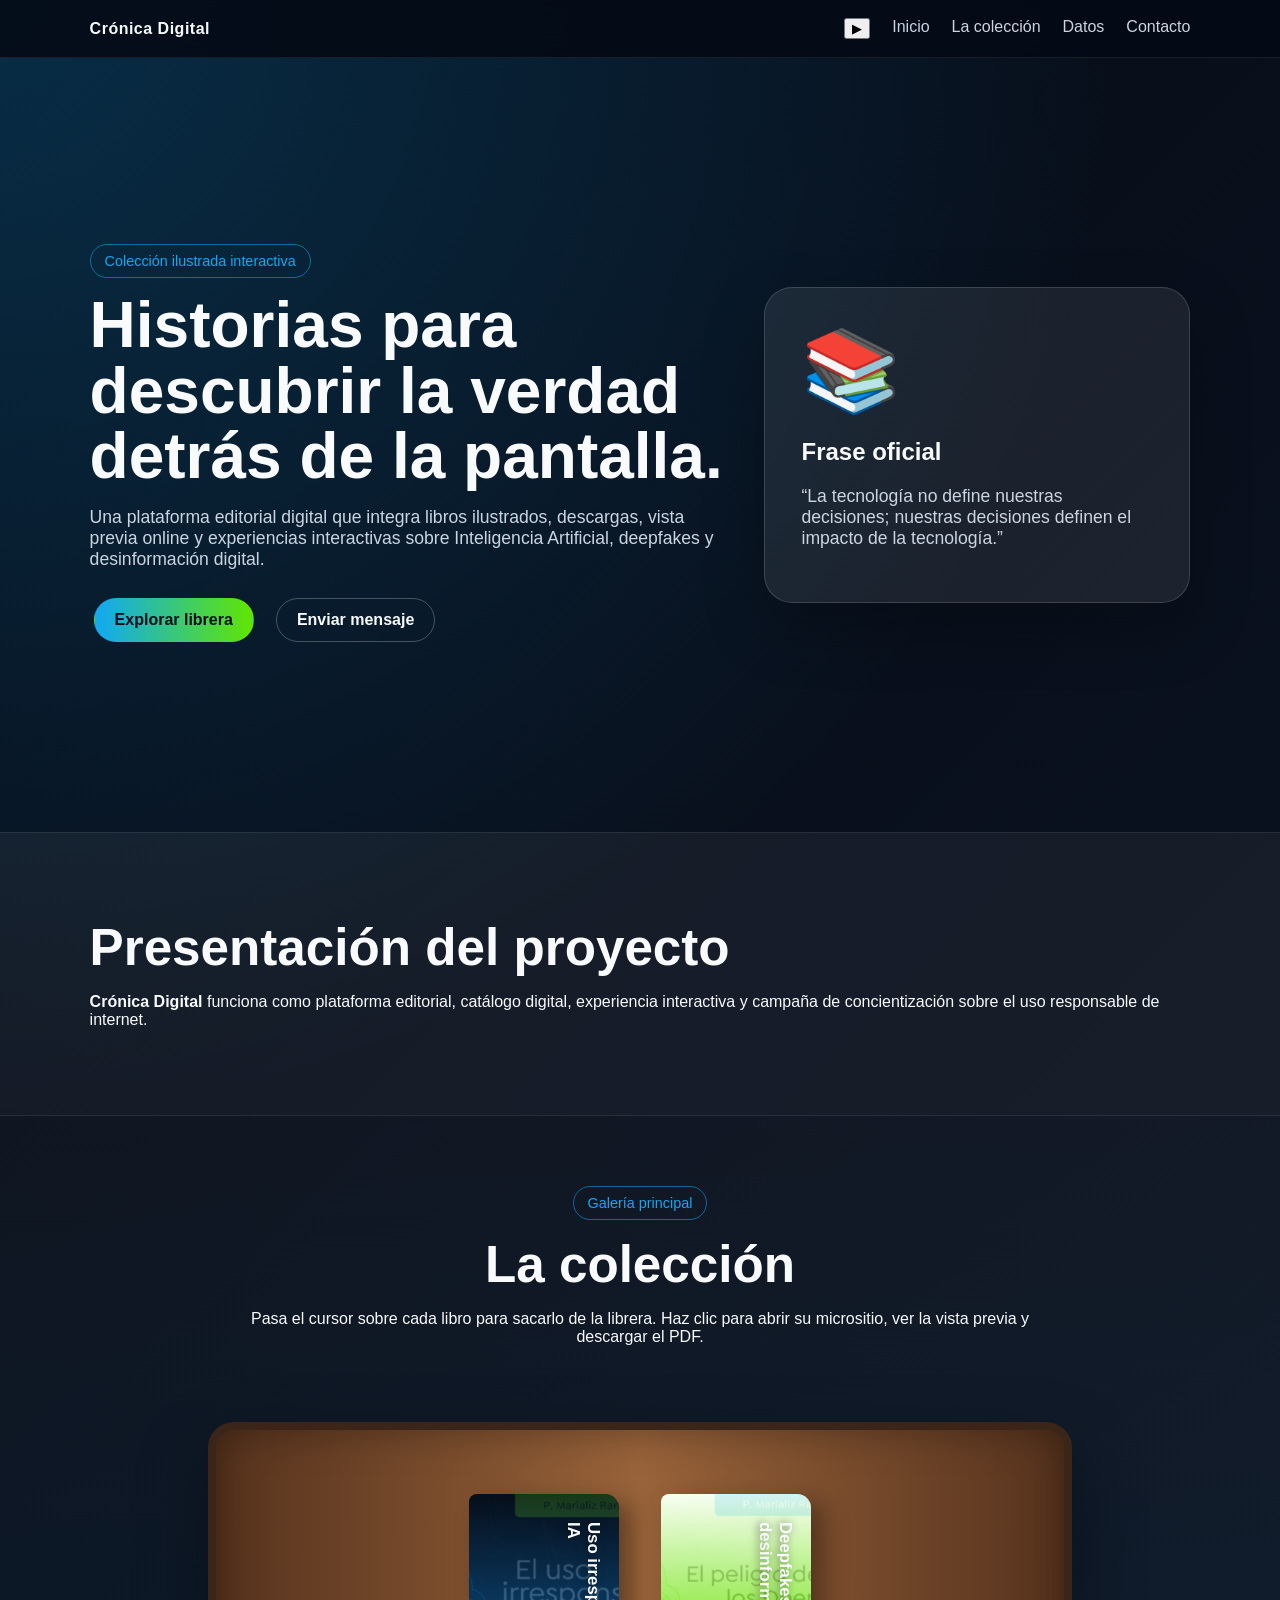
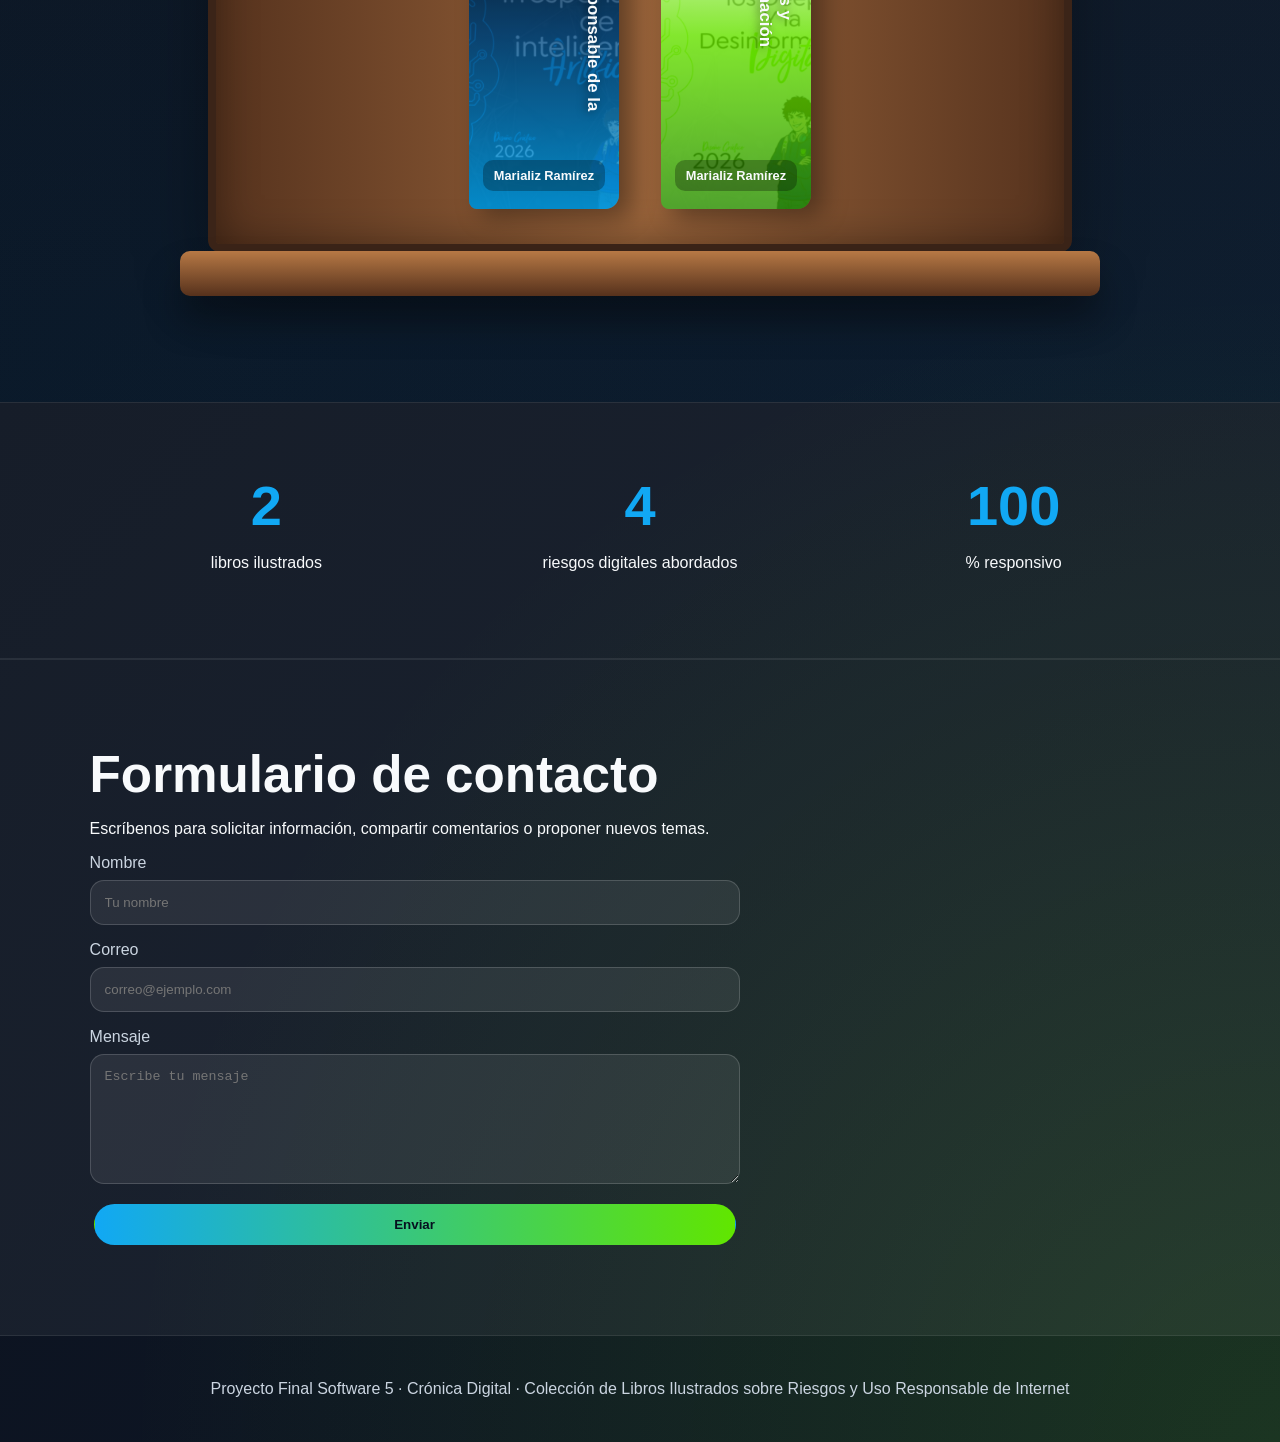
<file: index.html>
<!DOCTYPE html>
<html lang="es">
<head>
  
  <meta charset="UTF-8" />
  <meta name="viewport" content="width=device-width, initial-scale=1.0" />
  <title>Crónica Digital | Colección de Libros Ilustrados</title>
  <link rel="stylesheet" href="assets/styles.css" />
  <script defer src="assets/app.js"></script>
</head>
<body>
  <header class="site-header">
    <a class="logo" href="index.html">Crónica Digital</a>
    <button class="menu-btn" aria-label="Abrir menú">☰</button>
    <nav class="nav">       

   <button onclick="document.getElementById('audioLibro').play()">
        ▶ 
    </button>

    <audio id="audioLibro">
    <source src="assets/Narrativa2.mpeg" type="audio/mpeg">
    </audio>
        
      <a href="index.html">Inicio</a>
      <a href="#coleccion">La colección</a>
      <a href="#estadisticas">Datos</a>
      <a href="#contacto">Contacto</a>
    </nav>
  </header>

  <main>
    <section class="hero">
      <div class="hero-content reveal">
        <span class="tag">Colección ilustrada interactiva</span>
        <h1>Historias para descubrir la verdad detrás de la pantalla.</h1>
        <p>Una plataforma editorial digital que integra libros ilustrados, descargas, vista previa online y experiencias interactivas sobre Inteligencia Artificial, deepfakes y desinformación digital.</p>
        <div class="hero-actions">
          <a class="btn primary" href="#coleccion">Explorar librera</a>
          <a class="btn secondary" href="#contacto">Enviar mensaje</a>
        </div>
      </div>
      <div class="hero-card reveal">
        <div class="floating-book">📚</div>
        <h2>Frase oficial</h2>
        <p>“La tecnología no define nuestras decisiones; nuestras decisiones definen el impacto de la tecnología.”</p>
      </div>
    </section>

    <section class="intro section reveal">
      <h2>Presentación del proyecto</h2>
      <p><strong>Crónica Digital</strong> funciona como plataforma editorial, catálogo digital, experiencia interactiva y campaña de concientización sobre el uso responsable de internet.</p>
    </section>

    <section id="coleccion" class="section library-section">
      <div class="section-title reveal">
        <span class="tag">Galería principal</span>
        <h2>La colección</h2>
        <p>Pasa el cursor sobre cada libro para sacarlo de la librera. Haz clic para abrir su micrositio, ver la vista previa y descargar el PDF.</p>
      </div>
      <div class="bookshelf reveal" id="bookGrid"></div>
    </section>

    <section id="estadisticas" class="section stats reveal">
      <div>
        <span class="number" data-count="2">0</span>
        <p>libros ilustrados</p>
      </div>
      <div>
        <span class="number" data-count="4">0</span>
        <p>riesgos digitales abordados</p>
      </div>
      <div>
        <span class="number" data-count="100">0</span>
        <p>% responsivo</p>
      </div>
    </section>

    <section id="contacto" class="section contact reveal">
      <h2>Formulario de contacto</h2>
      <p>Escríbenos para solicitar información, compartir comentarios o proponer nuevos temas.</p>
      <form name="contacto" method="POST" data-netlify="true" onsubmit="return showThanks(event)">
        <input type="hidden" name="form-name" value="contacto" />
        <label>Nombre<input required type="text" name="nombre" placeholder="Tu nombre" /></label>
        <label>Correo<input required type="email" name="correo" placeholder="correo@ejemplo.com" /></label>
        <label>Mensaje<textarea required name="mensaje" placeholder="Escribe tu mensaje"></textarea></label>
        <button class="btn primary" type="submit">Enviar</button>
      </form>
      <p id="formMsg" class="form-msg"></p>
    </section>
  </main>

  <footer>
    <p>Proyecto Final Software 5 · Crónica Digital · Colección de Libros Ilustrados sobre Riesgos y Uso Responsable de Internet</p>
  </footer>
</body>
</html>
</file>
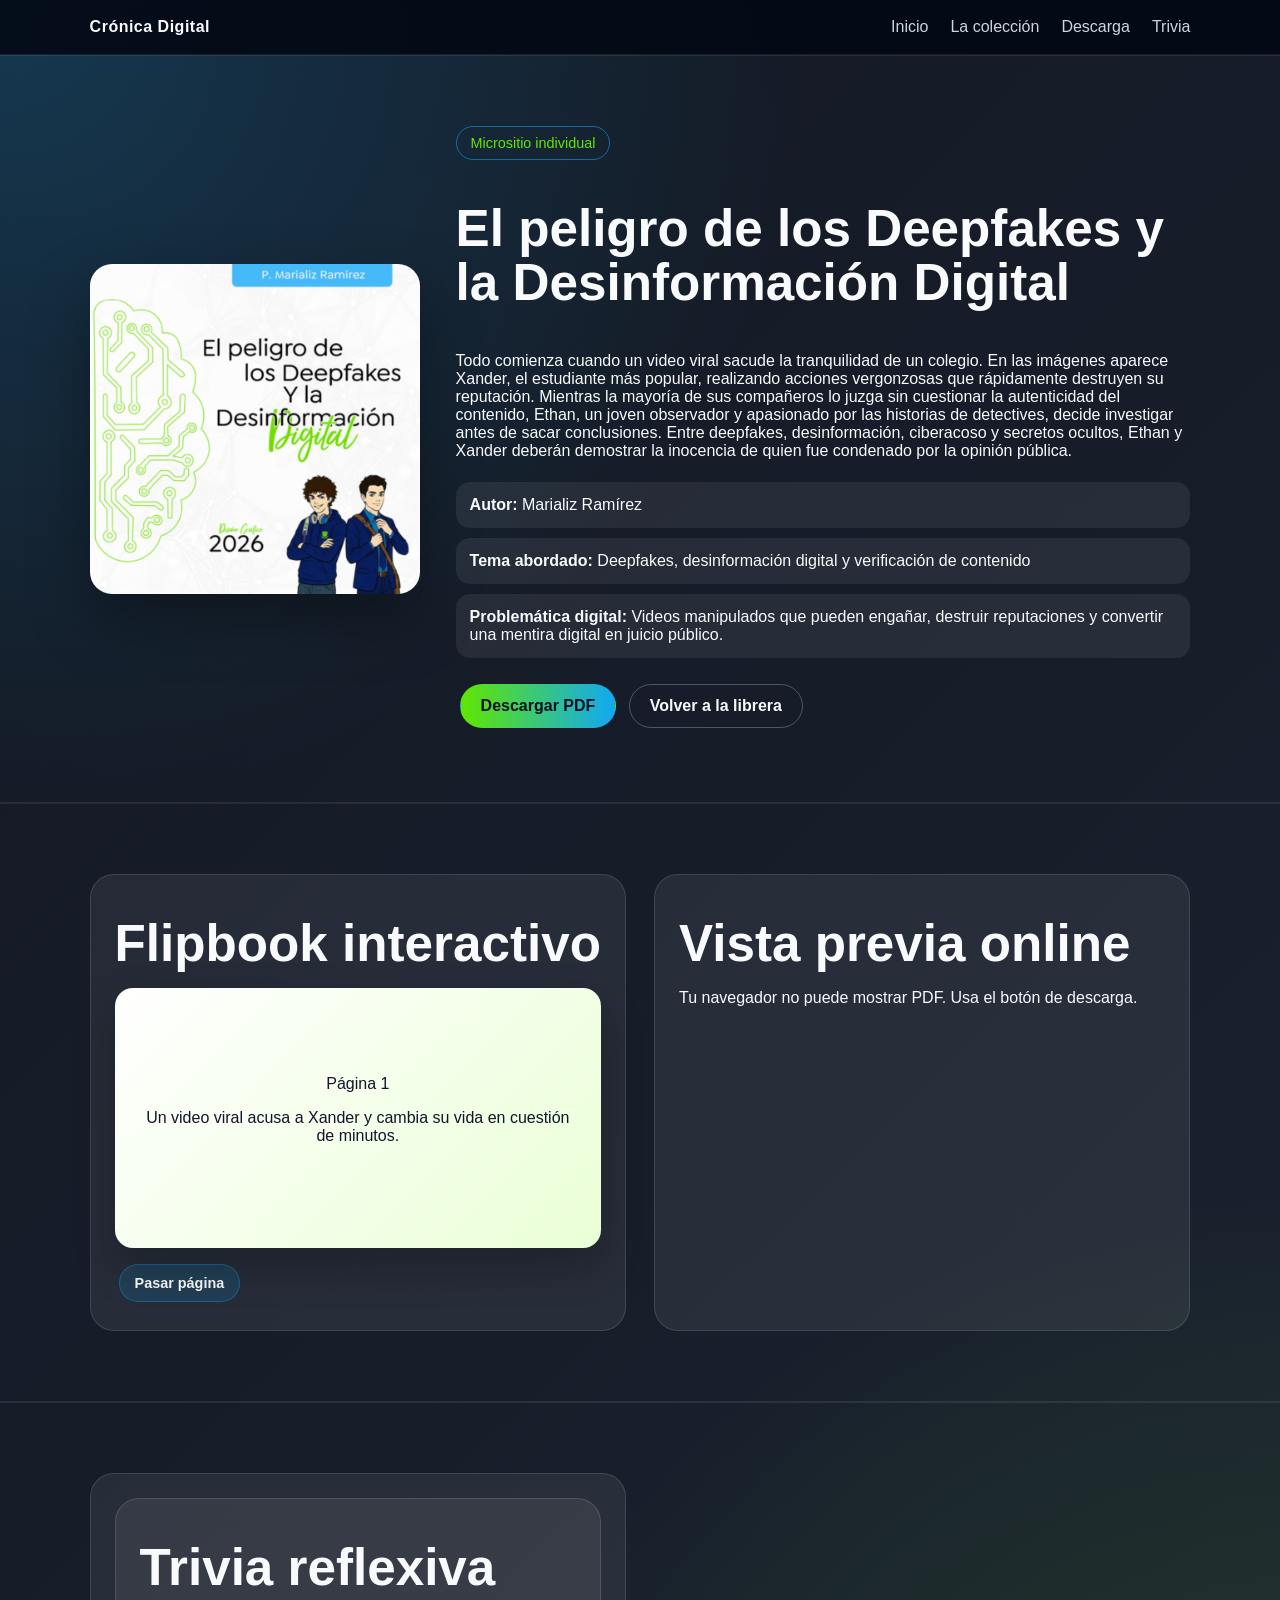
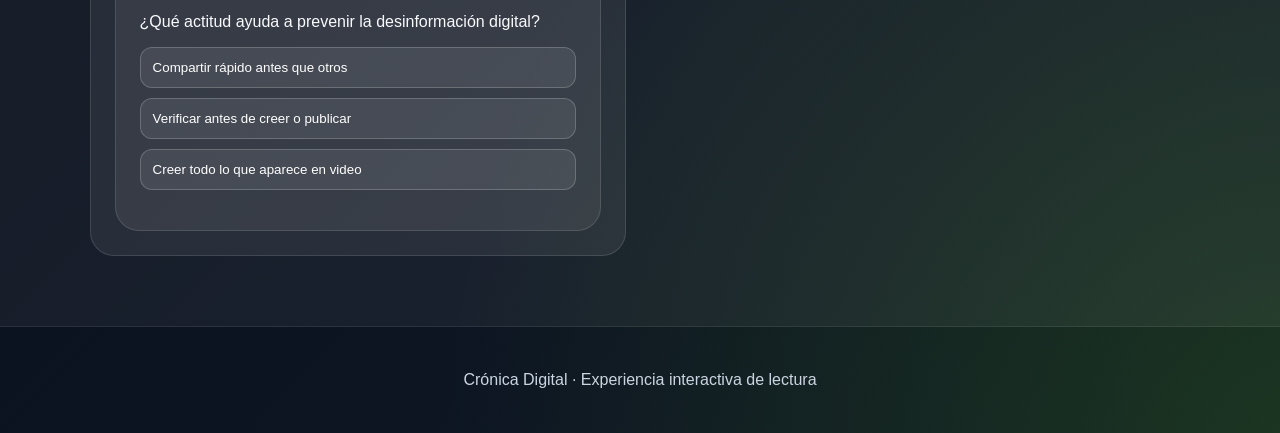
<file: pages/deepfakes-desinformacion-digital.html>
<!DOCTYPE html>
<html lang="es">
<head>
  <meta charset="UTF-8" />
  <meta name="viewport" content="width=device-width, initial-scale=1.0" />
  <title>Libro | Crónica Digital</title>
  <link rel="stylesheet" href="../assets/styles.css" />
  <script defer src="../assets/app.js"></script>
</head>
<body data-book-id="deepfakes-desinformacion-digital">
  <header class="site-header">
    <a class="logo" href="../index.html">Crónica Digital</a>
    <button class="menu-btn" aria-label="Abrir menú">☰</button>
    <nav class="nav">
      <a href="../index.html">Inicio</a>
      <a href="../index.html#coleccion">La colección</a>
      <a href="#descarga">Descarga</a>
      <a href="#trivia">Trivia</a>
    </nav>
  </header>

  <main>
    <section class="section book-hero reveal">
      <img id="bookCover" alt="Portada del libro" />
      <div>
        <span class="tag">Micrositio individual</span>
        <h1 id="bookTitle"></h1>
        <p id="bookSynopsis"></p>
        <div class="meta">
          <div><strong>Autor:</strong> <span id="bookAuthor"></span></div>
          <div><strong>Tema abordado:</strong> <span id="bookTopic"></span></div>
          <div><strong>Problemática digital:</strong> <span id="bookProblem"></span></div>
        </div>
        <a id="downloadPdf" class="btn primary" download>Descargar PDF</a>
        <a class="btn secondary" href="../index.html#coleccion">Volver a la librera</a>
      </div>
    </section>

    <section class="section resources" id="descarga">
      <div class="content-grid">
        <div class="panel reveal">
          <h2>Flipbook interactivo</h2>
          <div class="flipbook" id="flipbookPages"></div>
          <button class="btn small" onclick="nextFlipPage()">Pasar página</button>
        </div>
        <div class="panel reveal">
          <h2>Vista previa online</h2>
          <object id="pdfPreview" type="application/pdf"><p>Tu navegador no puede mostrar PDF. Usa el botón de descarga.</p></object>
        </div>
      </div>
    </section>

    <section class="section resources" id="trivia">
      <div class="content-grid">
        <div class="panel reveal">
       
        <div class="panel trivia reveal">
          <h2>Trivia reflexiva</h2>
          <p id="triviaQuestion"></p>
          <div id="triviaOptions"></div>
          <p id="triviaResult" class="form-msg"></p>
        </div>
      </div>
    </section>
  </main>

  <footer>
    <p>Crónica Digital · Experiencia interactiva de lectura</p>
  </footer>
</body>
</html>
</file>
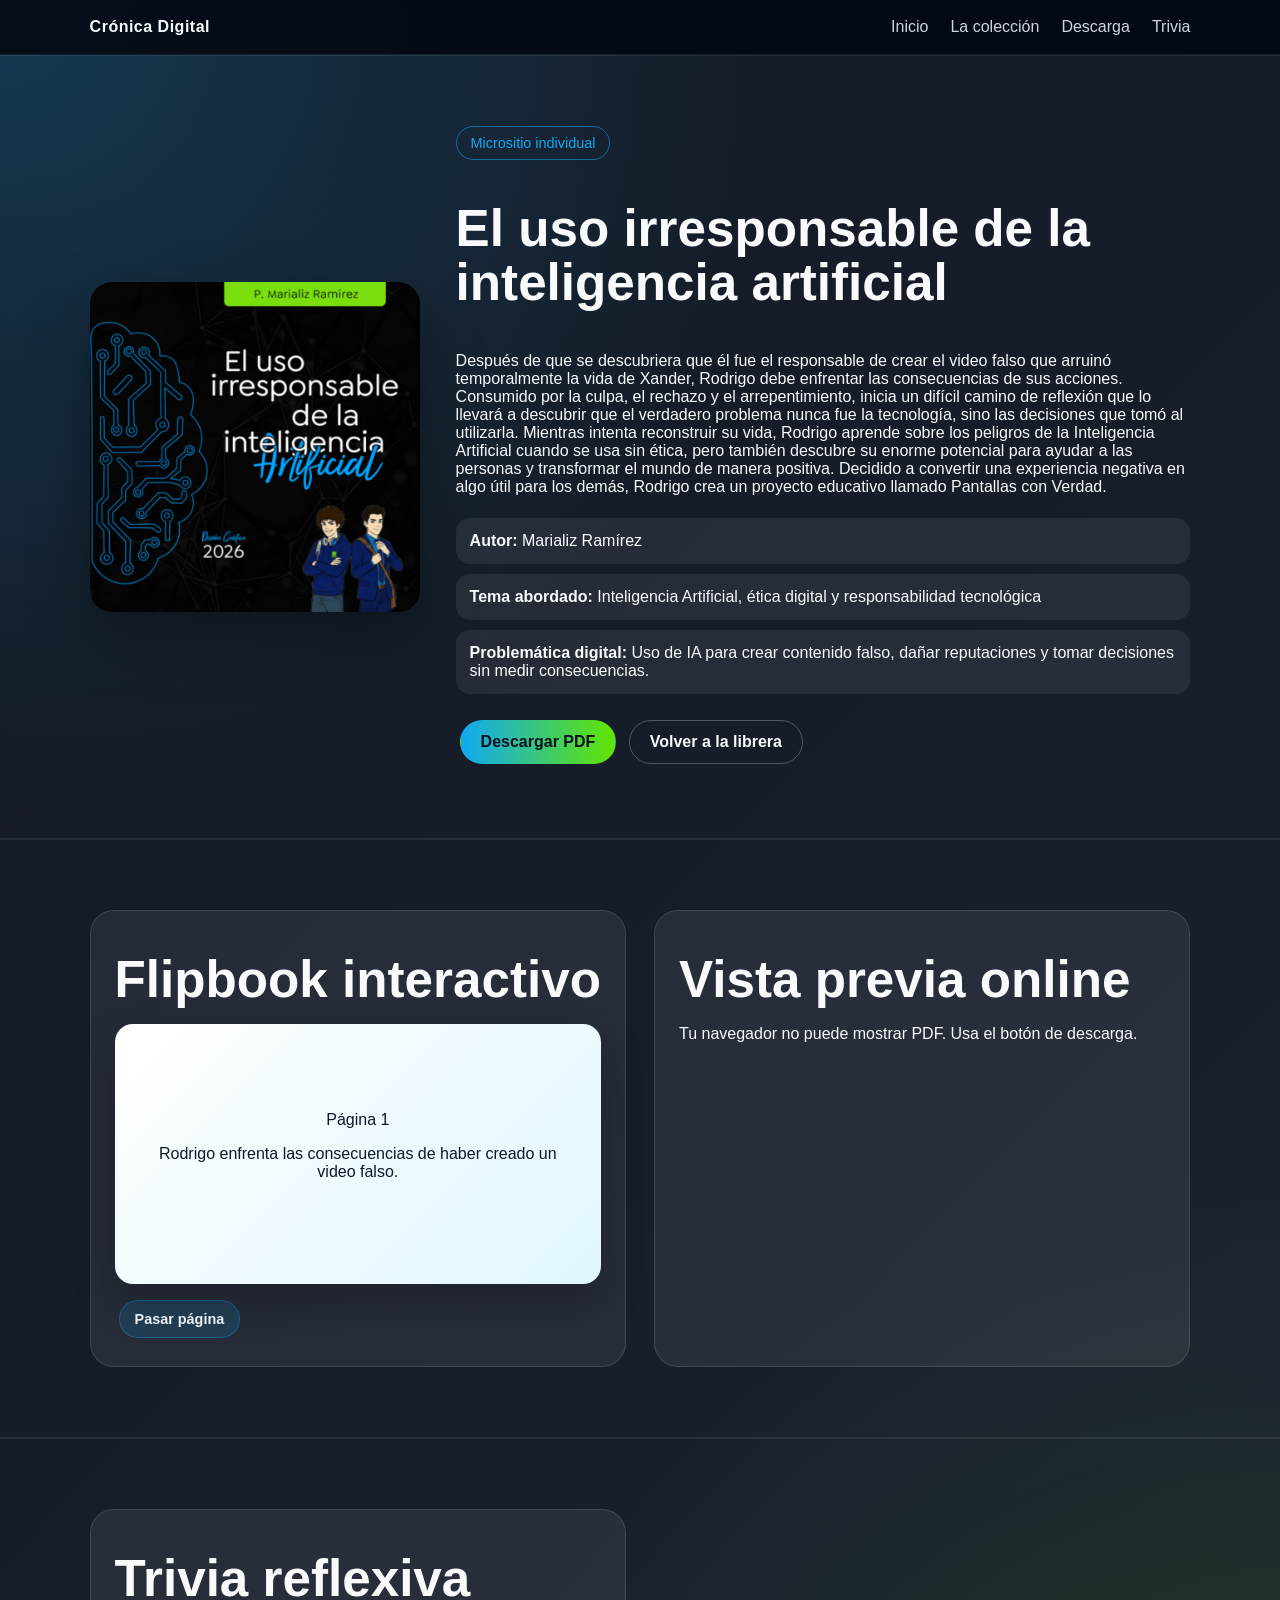
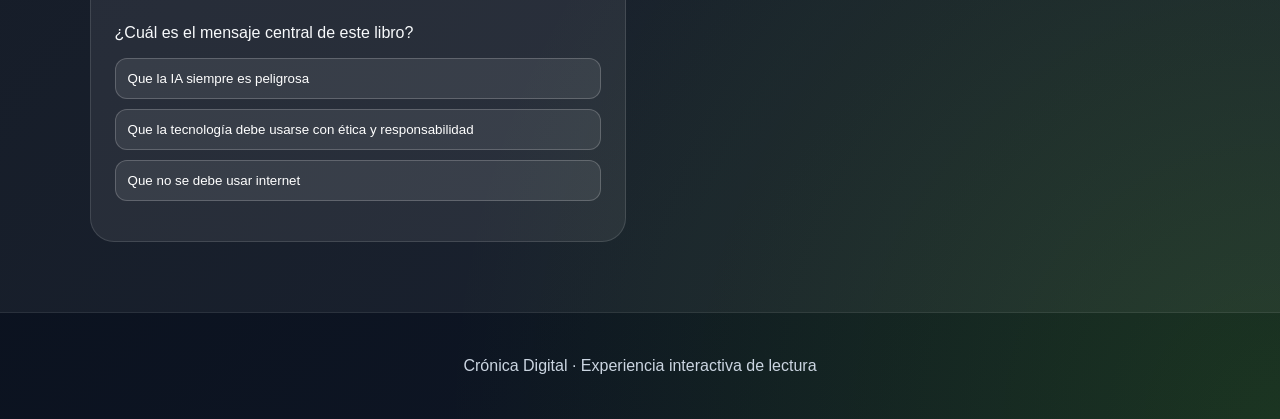
<file: pages/uso-irresponsable-ia.html>
<!DOCTYPE html>
<html lang="es">
<head>
  <meta charset="UTF-8" />
  <meta name="viewport" content="width=device-width, initial-scale=1.0" />
  <title>Libro | Crónica Digital</title>
  <link rel="stylesheet" href="../assets/styles.css" />
  <script defer src="../assets/app.js"></script>
</head>
<body data-book-id="uso-irresponsable-ia">
  <header class="site-header">
    <a class="logo" href="../index.html">Crónica Digital</a>
    <button class="menu-btn" aria-label="Abrir menú">☰</button>
    <nav class="nav">
      <a href="../index.html">Inicio</a>
      <a href="../index.html#coleccion">La colección</a>
      <a href="#descarga">Descarga</a>
      <a href="#trivia">Trivia</a>
    </nav>
  </header>

  <main>
    <section class="section book-hero reveal">
      <img id="bookCover" alt="Portada del libro" />
      <div>
        <span class="tag">Micrositio individual</span>
        <h1 id="bookTitle"></h1>
        <p id="bookSynopsis"></p>
        <div class="meta">
          <div><strong>Autor:</strong> <span id="bookAuthor"></span></div>
          <div><strong>Tema abordado:</strong> <span id="bookTopic"></span></div>
          <div><strong>Problemática digital:</strong> <span id="bookProblem"></span></div>
        </div>
        <a id="downloadPdf" class="btn primary" download>Descargar PDF</a>
        <a class="btn secondary" href="../index.html#coleccion">Volver a la librera</a>
      </div>
    </section>

    <section class="section resources" id="descarga">
      <div class="content-grid">
        <div class="panel reveal">
          <h2>Flipbook interactivo</h2>
          <div class="flipbook" id="flipbookPages"></div>
          <button class="btn small" onclick="nextFlipPage()">Pasar página</button>
        </div>
        <div class="panel reveal">
          <h2>Vista previa online</h2>
          <object id="pdfPreview" type="application/pdf"><p>Tu navegador no puede mostrar PDF. Usa el botón de descarga.</p></object>
        </div>
      </div>
    </section>

    <section class="section resources" id="trivia">
      <div class="content-grid">
       
        <div class="panel trivia reveal">
          <h2>Trivia reflexiva</h2>
          <p id="triviaQuestion"></p>
          <div id="triviaOptions"></div>
          <p id="triviaResult" class="form-msg"></p>
        </div>
      </div>
    </section>
  </main>

  <footer>
    <p>Crónica Digital · Experiencia interactiva de lectura</p>
  </footer>
</body>
</html>
</file>
<file: assets/styles.css>
:root{--bg:#050b16;--card:#0d1629;--text:#f8fafc;--muted:#cbd5e1;--accent:#11a8f4;--accent2:#61e600;--light:#ffffff;--dark:#06101f;--wood:#6b3f24;--wood2:#a0673b}*{box-sizing:border-box}html{scroll-behavior:smooth}body{margin:0;font-family:Arial,Helvetica,sans-serif;background:radial-gradient(circle at top left,rgba(17,168,244,.22),transparent 34%),radial-gradient(circle at bottom right,rgba(97,230,0,.14),transparent 35%),linear-gradient(135deg,var(--bg),#101827);color:var(--text)}a{color:inherit;text-decoration:none}.site-header{position:sticky;top:0;z-index:10;display:flex;justify-content:space-between;align-items:center;padding:18px 7%;background:rgba(5,11,22,.9);backdrop-filter:blur(12px);border-bottom:1px solid rgba(255,255,255,.08)}.logo{font-weight:900;letter-spacing:.5px}.nav{display:flex;gap:22px}.nav a{color:var(--muted)}.nav a:hover{color:var(--accent)}.menu-btn{display:none;background:none;border:0;color:white;font-size:28px}.hero{min-height:86vh;display:grid;grid-template-columns:1.2fr .8fr;gap:36px;align-items:center;padding:70px 7%;overflow:hidden}.hero h1{font-size:clamp(2.3rem,5vw,5rem);line-height:1.02;margin:15px 0}.hero p{font-size:1.1rem;color:var(--muted);max-width:760px}.tag{display:inline-block;padding:8px 14px;border:1px solid rgba(17,168,244,.55);border-radius:999px;color:var(--accent);font-size:.9rem}.btn{display:inline-flex;align-items:center;justify-content:center;border-radius:999px;padding:12px 20px;font-weight:800;border:1px solid transparent;cursor:pointer;margin:4px}.btn.primary{background:linear-gradient(90deg,var(--accent),var(--accent2));color:var(--dark)}.btn.secondary{border-color:rgba(255,255,255,.25);color:var(--text)}.btn.small{padding:10px 15px;font-size:.9rem;background:rgba(17,168,244,.15);border-color:rgba(17,168,244,.35);color:var(--text)}.hero-actions{display:flex;gap:14px;flex-wrap:wrap;margin-top:24px}.hero-card{padding:36px;border-radius:28px;background:rgba(255,255,255,.08);border:1px solid rgba(255,255,255,.15);box-shadow:0 25px 60px rgba(0,0,0,.25)}.floating-book{font-size:5rem;animation:float 3s ease-in-out infinite}@keyframes float{50%{transform:translateY(-16px) rotate(5deg)}}.section{padding:70px 7%}.intro,.contact,.stats,.book-hero,.resources{background:rgba(255,255,255,.05);border-top:1px solid rgba(255,255,255,.08);border-bottom:1px solid rgba(255,255,255,.08)}.section-title{text-align:center;max-width:850px;margin:0 auto 38px}.section-title h2,.section h2{font-size:clamp(2rem,4vw,3.2rem);margin:15px 0}.library-section{background:linear-gradient(180deg,rgba(255,255,255,.03),rgba(17,168,244,.06))}.bookshelf{max-width:920px;margin:0 auto;position:relative;padding:38px 28px 80px}.shelf-back{min-height:430px;padding:55px 38px 35px;display:flex;justify-content:center;align-items:flex-end;gap:42px;background:linear-gradient(90deg,rgba(90,52,29,.95),rgba(160,103,59,.95),rgba(90,52,29,.95));border-radius:26px 26px 12px 12px;border:8px solid #3b2418;box-shadow:inset 0 0 40px rgba(0,0,0,.35),0 30px 70px rgba(0,0,0,.35)}.shelf-base{position:absolute;left:0;right:0;bottom:36px;height:45px;background:linear-gradient(180deg,#b77945,#56311c);border-radius:10px;box-shadow:0 24px 35px rgba(0,0,0,.35)}.shelf-book{position:relative;width:150px;height:315px;border-radius:8px 14px 14px 8px;box-shadow:12px 8px 24px rgba(0,0,0,.35);transform-origin:bottom center;transition:transform .35s ease,box-shadow .35s ease;animation:bookEnter .7s ease both;animation-delay:var(--delay)}@keyframes bookEnter{from{opacity:0;transform:translateY(30px)}to{opacity:1;transform:translateY(0)}}.shelf-book.blue{background:linear-gradient(180deg,#07111f,#0d4f85 44%,#05a9f5)}.shelf-book.green{background:linear-gradient(180deg,#f8fff2,#68e300 45%,#2b9000)}.shelf-book img{position:absolute;inset:0;width:100%;height:100%;object-fit:cover;border-radius:8px 14px 14px 8px;opacity:.18;filter:saturate(1.2)}.shelf-book:hover,.shelf-book:focus{transform:translateY(-42px) translateX(12px) rotate(4deg) scale(1.06);z-index:5;box-shadow:24px 20px 45px rgba(0,0,0,.48)}.book-spine-title{position:absolute;z-index:2;left:16px;right:16px;top:28px;writing-mode:vertical-rl;text-orientation:mixed;height:190px;font-weight:900;font-size:1.05rem;text-shadow:0 2px 10px rgba(0,0,0,.55)}.book-spine-author{position:absolute;z-index:2;bottom:18px;left:14px;right:14px;font-size:.8rem;font-weight:800;background:rgba(0,0,0,.28);padding:8px;border-radius:10px;text-align:center}.book-tooltip{position:absolute;left:50%;bottom:104%;width:260px;transform:translateX(-50%) translateY(8px);background:#ffffff;color:#06101f;border-radius:16px;padding:14px;box-shadow:0 16px 40px rgba(0,0,0,.4);opacity:0;pointer-events:none;transition:.25s;font-size:.9rem;line-height:1.35}.shelf-book:hover .book-tooltip{opacity:1;transform:translateX(-50%) translateY(0)}.stats{display:grid;grid-template-columns:repeat(3,1fr);text-align:center;gap:20px}.number{font-size:3.5rem;font-weight:900;color:var(--accent)}form{display:grid;gap:16px;max-width:650px}label{display:grid;gap:8px;color:var(--muted)}input,textarea{width:100%;padding:14px;border-radius:14px;border:1px solid rgba(255,255,255,.16);background:rgba(255,255,255,.08);color:white}textarea{min-height:130px}footer{text-align:center;padding:28px;color:var(--muted)}.book-hero{display:grid;grid-template-columns:330px 1fr;gap:36px;align-items:center}.book-hero img{width:100%;border-radius:22px;background:white;box-shadow:0 25px 60px rgba(0,0,0,.35)}.book-hero h1{font-size:clamp(2rem,4vw,4rem);line-height:1.05}.meta{display:grid;gap:10px;margin:22px 0}.meta div{background:rgba(255,255,255,.07);padding:14px;border-radius:14px}.content-grid{display:grid;grid-template-columns:1fr 1fr;gap:28px}.panel{background:rgba(255,255,255,.07);border:1px solid rgba(255,255,255,.12);border-radius:24px;padding:24px}.flipbook{position:relative;height:260px;perspective:1000px;margin-bottom:12px}.flip-page{position:absolute;inset:0;display:none;align-items:center;justify-content:center;flex-direction:column;text-align:center;padding:30px;border-radius:18px;background:linear-gradient(135deg,#fff,#dff7ff);color:#0f172a;box-shadow:0 18px 40px rgba(0,0,0,.25);transform-origin:left;animation:flip .45s ease}.theme-green .flip-page{background:linear-gradient(135deg,#fff,#eaffd6)}.flip-page.active{display:flex}@keyframes flip{from{transform:rotateY(-70deg);opacity:.4}to{transform:rotateY(0);opacity:1}}object{width:100%;height:430px;border-radius:18px;background:white}.trivia button{display:block;width:100%;margin:10px 0;padding:12px;border-radius:12px;border:1px solid rgba(255,255,255,.2);background:rgba(255,255,255,.08);color:white;cursor:pointer;text-align:left}.trivia button:hover{background:rgba(17,168,244,.2)}.theme-green{--accent:#61e600;--accent2:#11a8f4}.theme-green .trivia button:hover{background:rgba(97,230,0,.2)}.reveal{opacity:0;transform:translateY(24px);transition:.7s}.reveal.visible{opacity:1;transform:none}.form-msg{color:var(--accent);font-weight:800}@media(max-width:850px){.menu-btn{display:block}.nav{display:none;position:absolute;top:65px;left:0;right:0;flex-direction:column;padding:20px 7%;background:#050b16}.nav.open{display:flex}.hero,.book-hero,.content-grid{grid-template-columns:1fr}.stats{grid-template-columns:1fr}.hero{padding-top:45px}.bookshelf{padding-left:0;padding-right:0}.shelf-back{gap:20px;overflow-x:auto;justify-content:flex-start;padding-left:28px}.shelf-book{min-width:136px;height:285px}.book-tooltip{display:none}}
</file>
